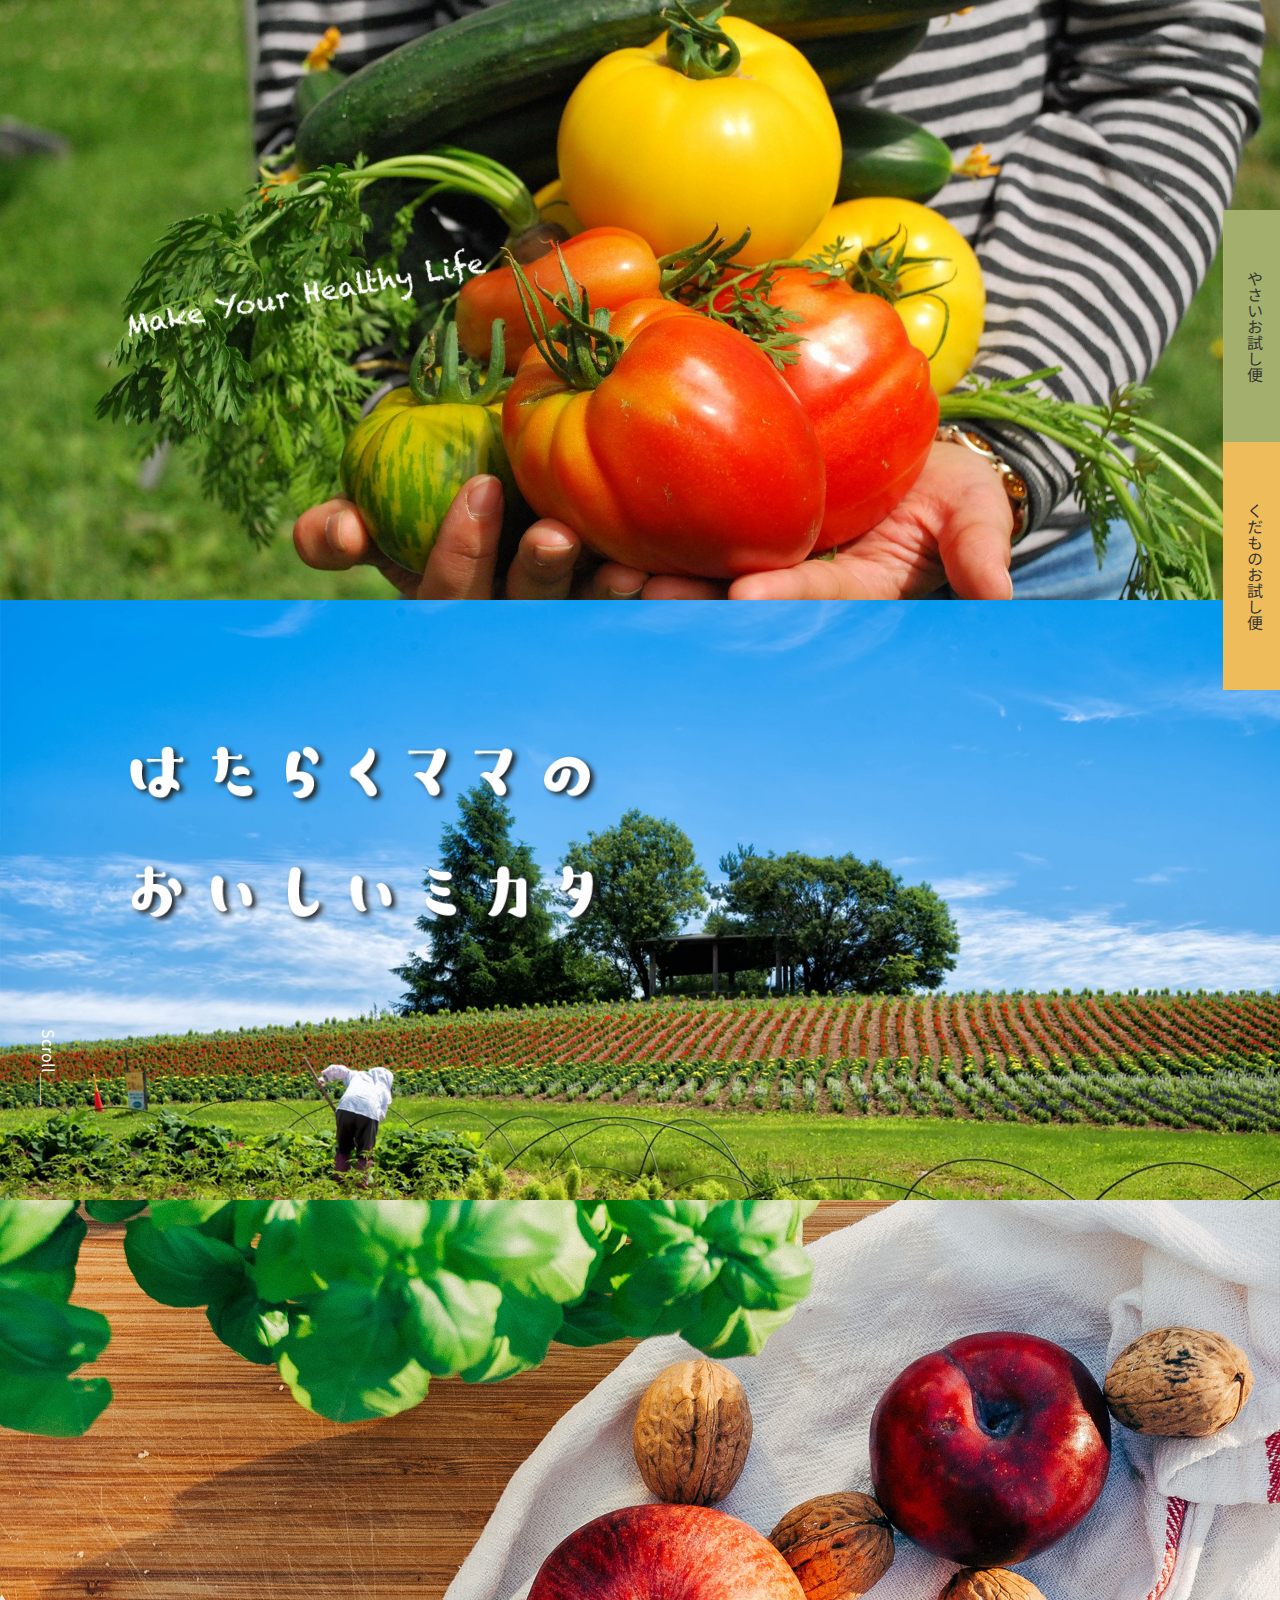
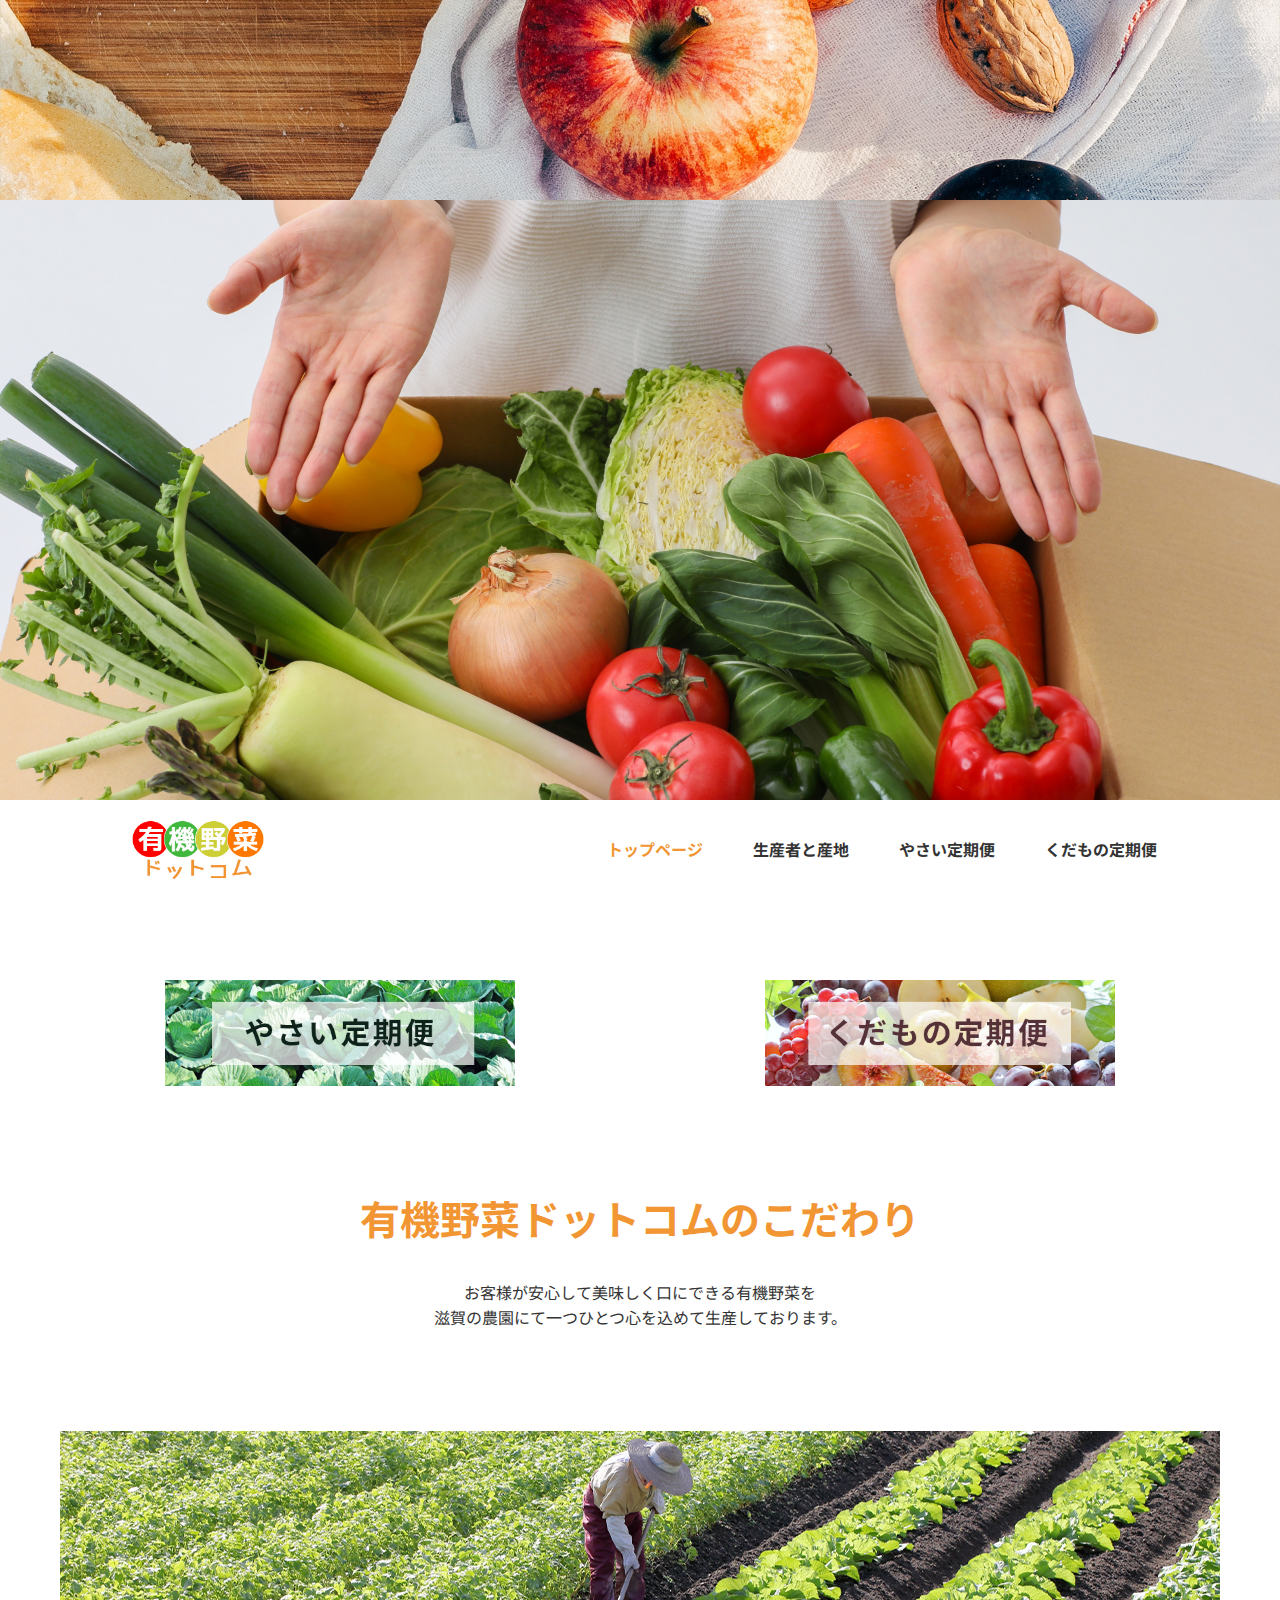
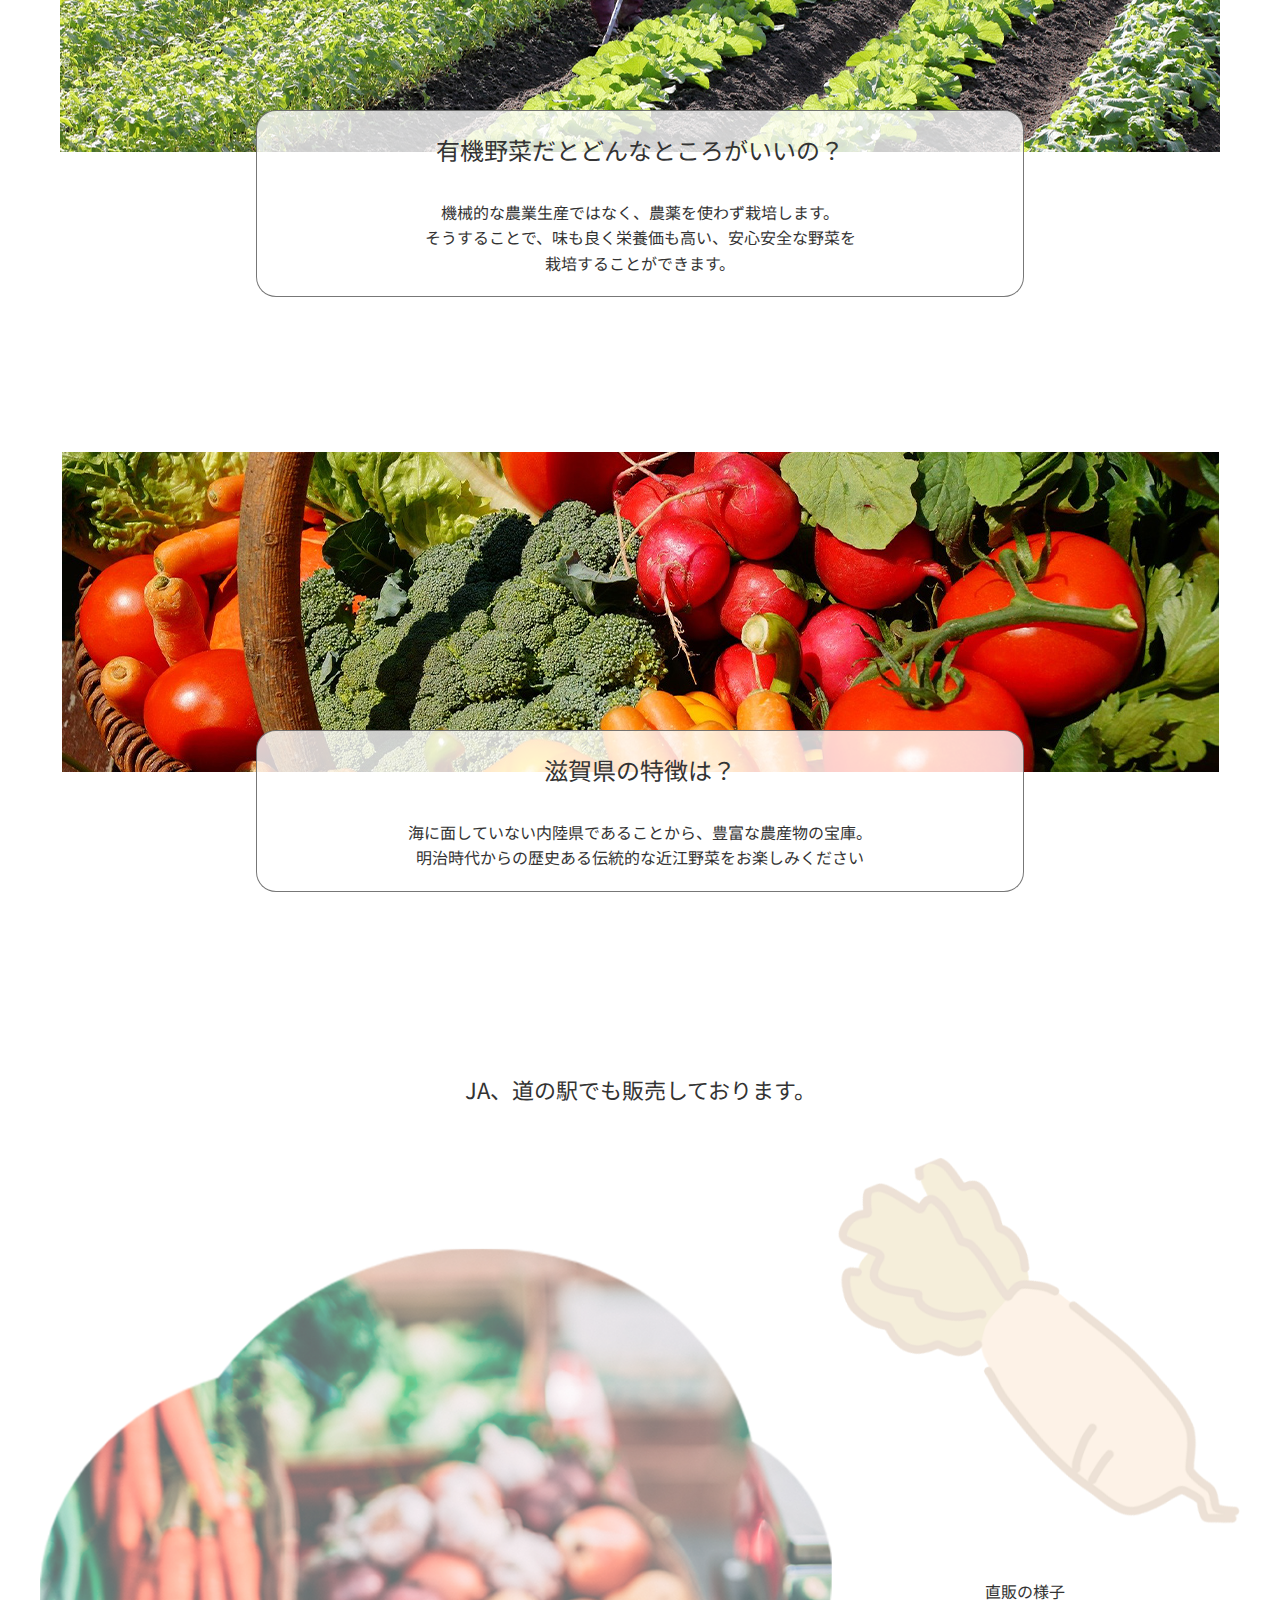
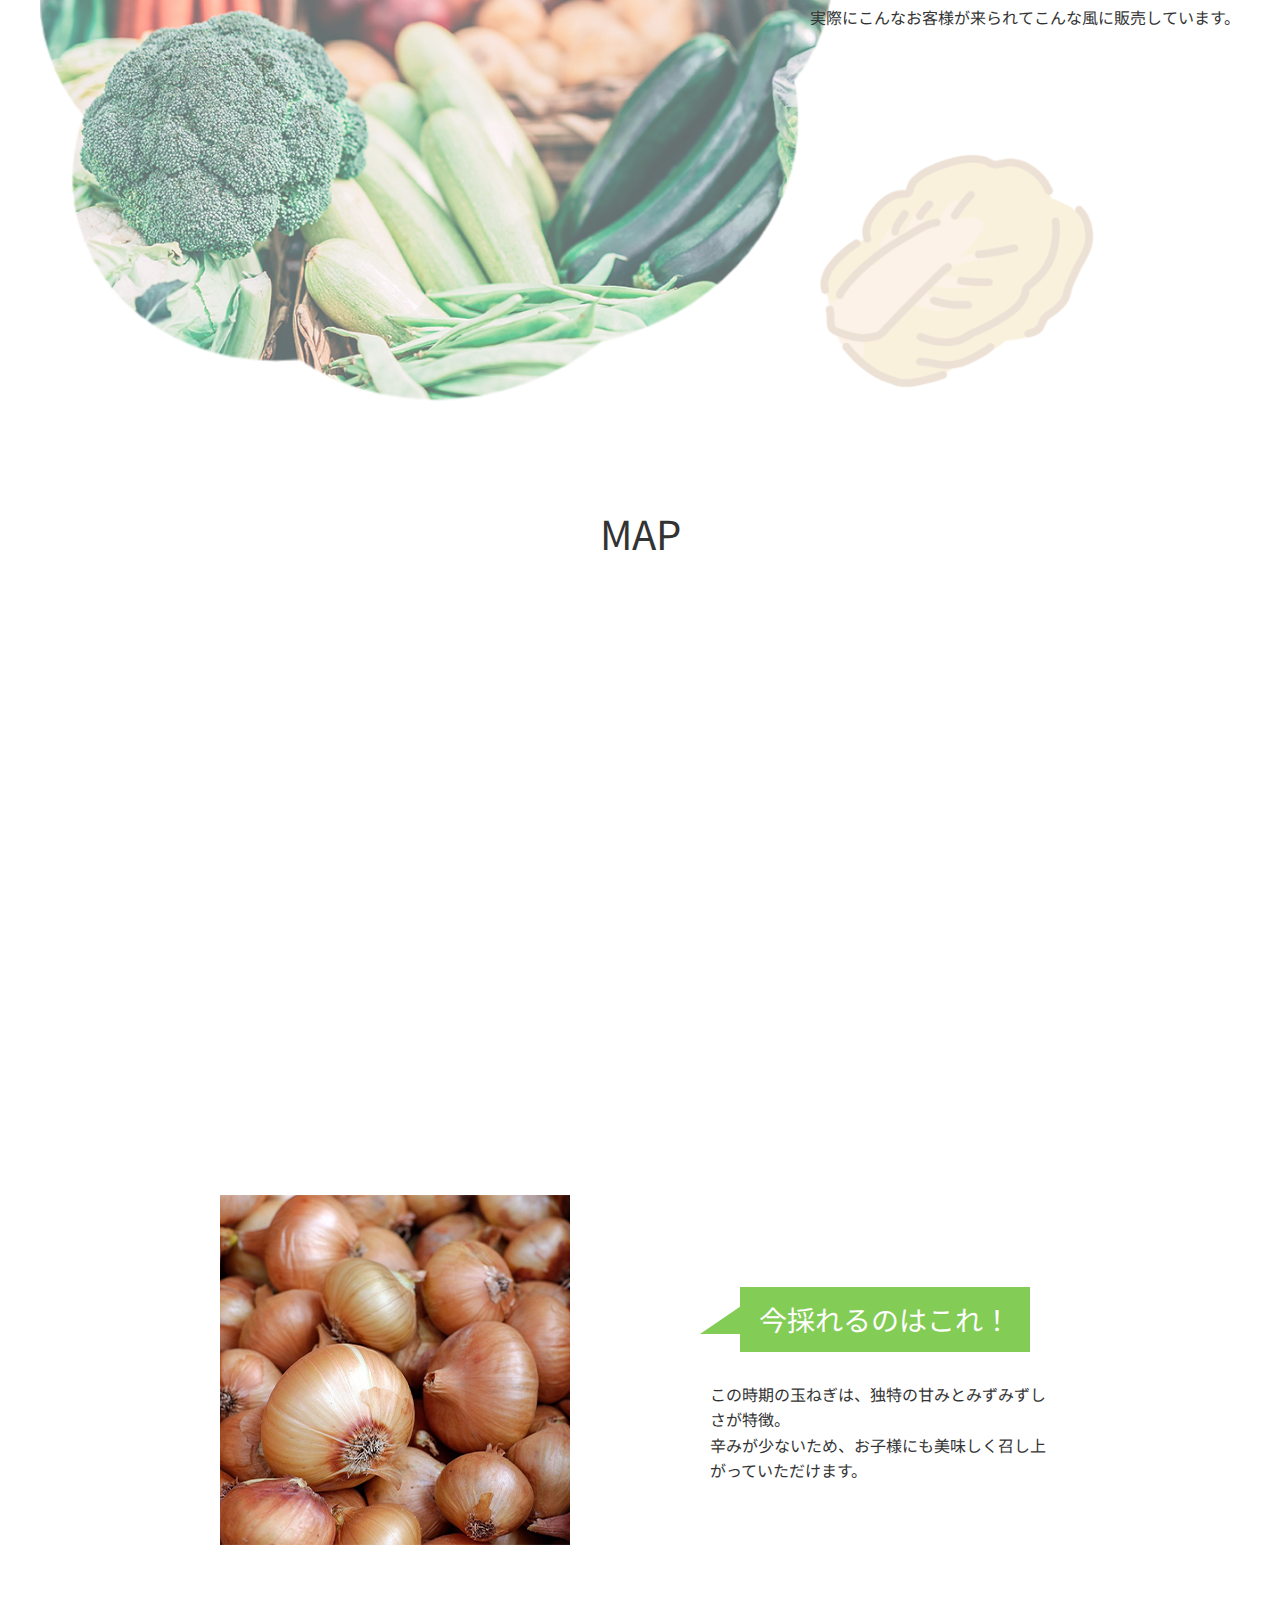
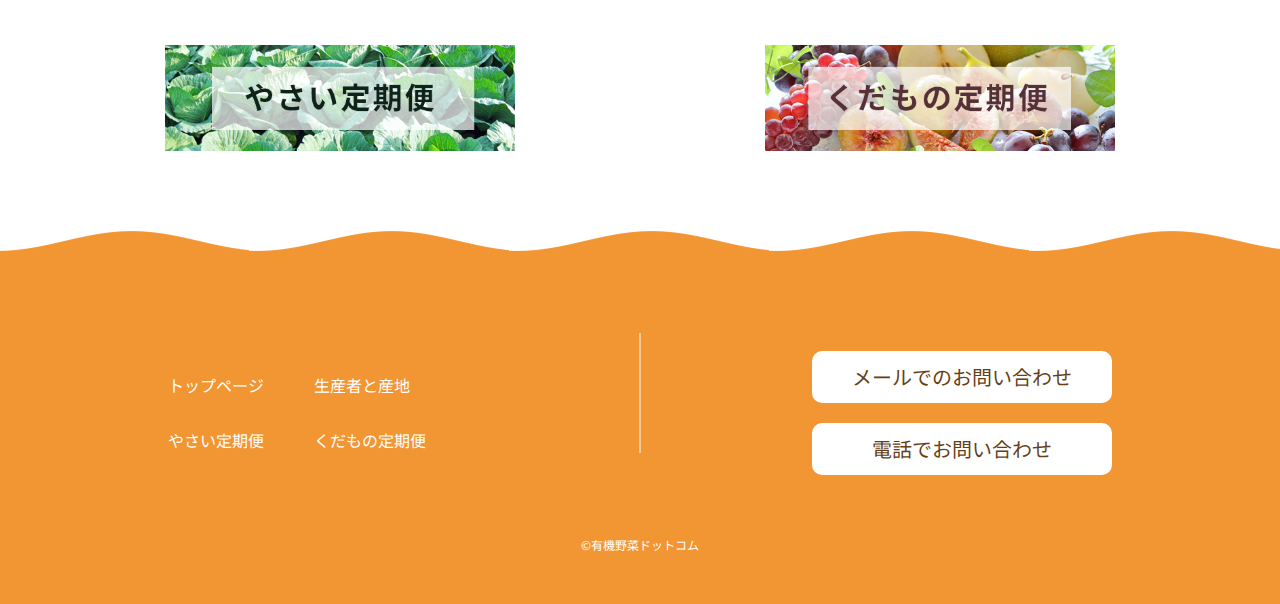
<file: index.html>
<!DOCTYPE html>
<html lang="ja">

<head>
  <meta charset="utf-8">
  <meta name="viewport" content="width=device-width,initial-scale=1">
  <meta content="IE=edge" http-equiv="X-UA-Compatible">
  <meta name="format-detection" content="telephone=no,address=no,email=no">
  <title>有機野菜ドットコム</title>
  <meta name="description" content="サイトの説明が入ります。">

  <link rel="stylesheet" href="css/reset.css">
  <link rel="stylesheet" href="css/style.css">
  <link href="css/slick-theme.css" rel="stylesheet" type="text/css">
  <link href="css/slick.css" rel="stylesheet" type="text/css">

  <!--Google Font-->
  <link href="https://fonts.googleapis.com/css?family=Noto+Sans+JP:300,400,700&display=swap" rel="stylesheet">

  <!--    jQuery-->
  <script src="https://code.jquery.com/jquery-3.4.1.min.js" integrity="sha256-CSXorXvZcTkaix6Yvo6HppcZGetbYMGWSFlBw8HfCJo=" crossorigin="anonymous"></script>
  <script type="text/javascript" src="js/slick.js"></script>
  <script src="js/script.js"></script>

</head>

<body>
<script type="text/javascript" src="https://ad.xdomain.ne.jp/js/server-html.js"></script>
  <div class="float_nav flex t_center">
    <p class="float_veg"><a href="products_vegetables.html">やさいお試し便</a></p>
    <p class="float_fru"><a href="products_fruits.html">くだものお試し便</a></p>
  </div>
  <div class="wrap">
    <header class="header">
      <div class="slider pc">
        <div><img src="image/mv1.jpg" alt="image01"></div>
        <div><img src="image/mv2.jpg" alt="image02"></div>
        <div><img src="image/mv3.jpg" alt="image03"></div>
        <div><img src="image/mv4.jpg" alt="image04"></div>
      </div>
      <div class="logo pc">
        <img src="image/en_logo.png" alt="">
      </div>
      <div class="catch pc">
        <img src="image/catch.png" alt="">
      </div>
      <nav class="header_nav inner flex">
        <p><a href="index.html"><img width="150" src="image/logo.jpg" alt=""></a></p>
        <div class="header_nav_hum">
          <span></span>
          <span></span>
          <span></span>
        </div>
        <div class="hum_menu t_center pc">
          <ul class="header_nav_menu flex">
            <li class="select_link"><a href="index.html">トップページ</a></li>
            <li><a href="about.html">生産者と産地</a></li>
            <li><a href="products_vegetables.html">やさい定期便</a></li>
            <li><a href="products_fruits.html">くだもの定期便</a></li>
          </ul>
        </div>
      </nav>
      <div class="hum_menu t_center sp">
        <ul class="header_nav_menu flex">
          <li><a href="index.html">トップページ</a></li>
          <li><a href="about.html">生産者と産地</a></li>
          <li><a href="products_vegetables.html">やさい定期便</a></li>
          <li><a href="products_fruits.html">くだもの定期便</a></li>
        </ul>
      </div>
      <div class="slider sp">
        <div><img src="image/mv1.jpg" alt="image01"></div>
        <div><img src="image/mv2.jpg" alt="image02"></div>
        <div><img src="image/mv3.jpg" alt="image03"></div>
        <div><img src="image/mv4.jpg" alt="image04"></div>
      </div>
      <div class="logo sp">
        <img src="image/en_logo.png" alt="">
      </div>
      <div class="catch sp">
        <img src="image/catch.png" alt="">
      </div>
    </header>

    <div class="cv flex inner t_center">
      <p class="vege_cv"><a href="products_vegetables.html"><img width="350" src="image/vege_cv.jpg" alt="やさい定期便"></a></p>
      <p class="fruits_cv"><a href="products_fruits.html"><img img width="350" src="image/fruit_cv.jpg" alt="くだもの定期便"></a></p>
    </div>

    <main class="main inner t_center">
      <h2>有機野菜ドットコムのこだわり</h2>
      <p class="main_text">お客様が安心して美味しく口にできる有機野菜を<br>
        滋賀の農園にて一つひとつ心を込めて生産しております。</p>
      <div class="kodawari">
        <img src="image/kodawari1.jpg" alt="">
        <div class="kodawari_text">
          <h3 class="pc">有機野菜だとどんなところがいいの？</h3>
          <h3 class="sp">有機野菜だと<br>どんなところがいいの？</h3>
          <p class="pc">機械的な農業生産ではなく、農薬を使わず栽培します。<br>
            そうすることで、味も良く栄養価も高い、安心安全な野菜を<br>
            栽培することができます。
          </p>
          <p class="sp">機械的な農業生産ではなく、農薬を使わず栽培します。そうすることで、味も良く栄養価も高い、安心安全な野菜を栽培することができます。
          </p>
        </div>
      </div>
      <div class="kodawari">
        <img src="image/kodawari2.jpg" alt="">
        <div class="kodawari_text">
          <h3>滋賀県の特徴は？</h3>
          <p>海に面していない内陸県であることから、豊富な農産物の宝庫。<br>
            明治時代からの歴史ある伝統的な近江野菜をお楽しみください</p>
        </div>
      </div>
    </main>

    <section class="michinoeki inner t_center">
      <h2>JA、道の駅でも販売しております。</h2>
      <div class="michinoeki_cts">
        <img src="image/michinoekiback.png" alt="">
        <div class="michinoeki_text">
          <p>直販の様子</p>
          <p class="pc">実際にこんなお客様が来られてこんな風に販売しています。</p>
          <p class="sp">実際にこんなお客様が来られて<br>こんな風に販売しています。</p>
        </div>
      </div>
    </section>

    <section class="map t_center">
      <h2>MAP</h2>
      <iframe src="https://www.google.com/maps/embed?pb=!1m18!1m12!1m3!1d417941.6477367832!2d135.6529733331779!3d35.077506841279835!2m3!1f0!2f0!3f0!3m2!1i1024!2i768!4f13.1!3m3!1m2!1s0x600174ece1b10c2d%3A0x8bccbbd569908646!2z5ruL6LOA55yM5aSn5rSl5biC!5e0!3m2!1sja!2sjp!4v1581749894413!5m2!1sja!2sjp" width="100%" height="450" frameborder="0" style="border:0;" allowfullscreen=""></iframe>
    </section>

    <section class="recommend flex">
      <p class="pc"><img src="image/osusume.jpg" alt=""></p>
      <div class="recommend_box">
        <p class="hukidashi t_center">今採れるのはこれ！</p>
        <p class="sp"><img src="image/osusume.jpg" alt=""></p>
        <p class="recommend_text">この時期の玉ねぎは、独特の甘みとみずみずしさが特徴。<br>
          辛みが少ないため、お子様にも美味しく召し上がっていただけます。</p>
      </div>
    </section>

    <div class="cv flex inner t_center">
      <p class="vege_cv"><a href="products_vegetables.html"><img width="350" src="image/vege_cv.jpg" alt="やさい定期便"></a></p>
      <p class="fruits_cv"><a href="products_fruits.html"><img img width="350" src="image/fruit_cv.jpg" alt="くだもの定期便"></a></p>
    </div>

    <footer class="footer">
      <div class="footer_box flex">
        <nav class="footer_left flex">
          <ul class="footer_nav_menu">
            <li><a href="index.html">トップページ</a></li>
            <li><a href="products_vegetables.html">やさい定期便</a></li>
          </ul>
          <ul class="footer_nav_menu">
            <li><a href="about.html">生産者と産地</a></li>
            <li><a href="products_fruits.html">くだもの定期便</a></li>
          </ul>
        </nav>
        <div class="footer_right">
          <p class="footer_btn t_center"><a href="mailto:xxx@xxxxxxxxxx.xxx">メールでのお問い合わせ</a></p>
          <p class="footer_btn t_center"><a href="tel:+81-120-000-000">電話でお問い合わせ</a></p>
        </div>
      </div>
      <p class="copy t_center"><small>&copy;有機野菜ドットコム</small></p>
    </footer>
  </div>

</body></html>
</file>
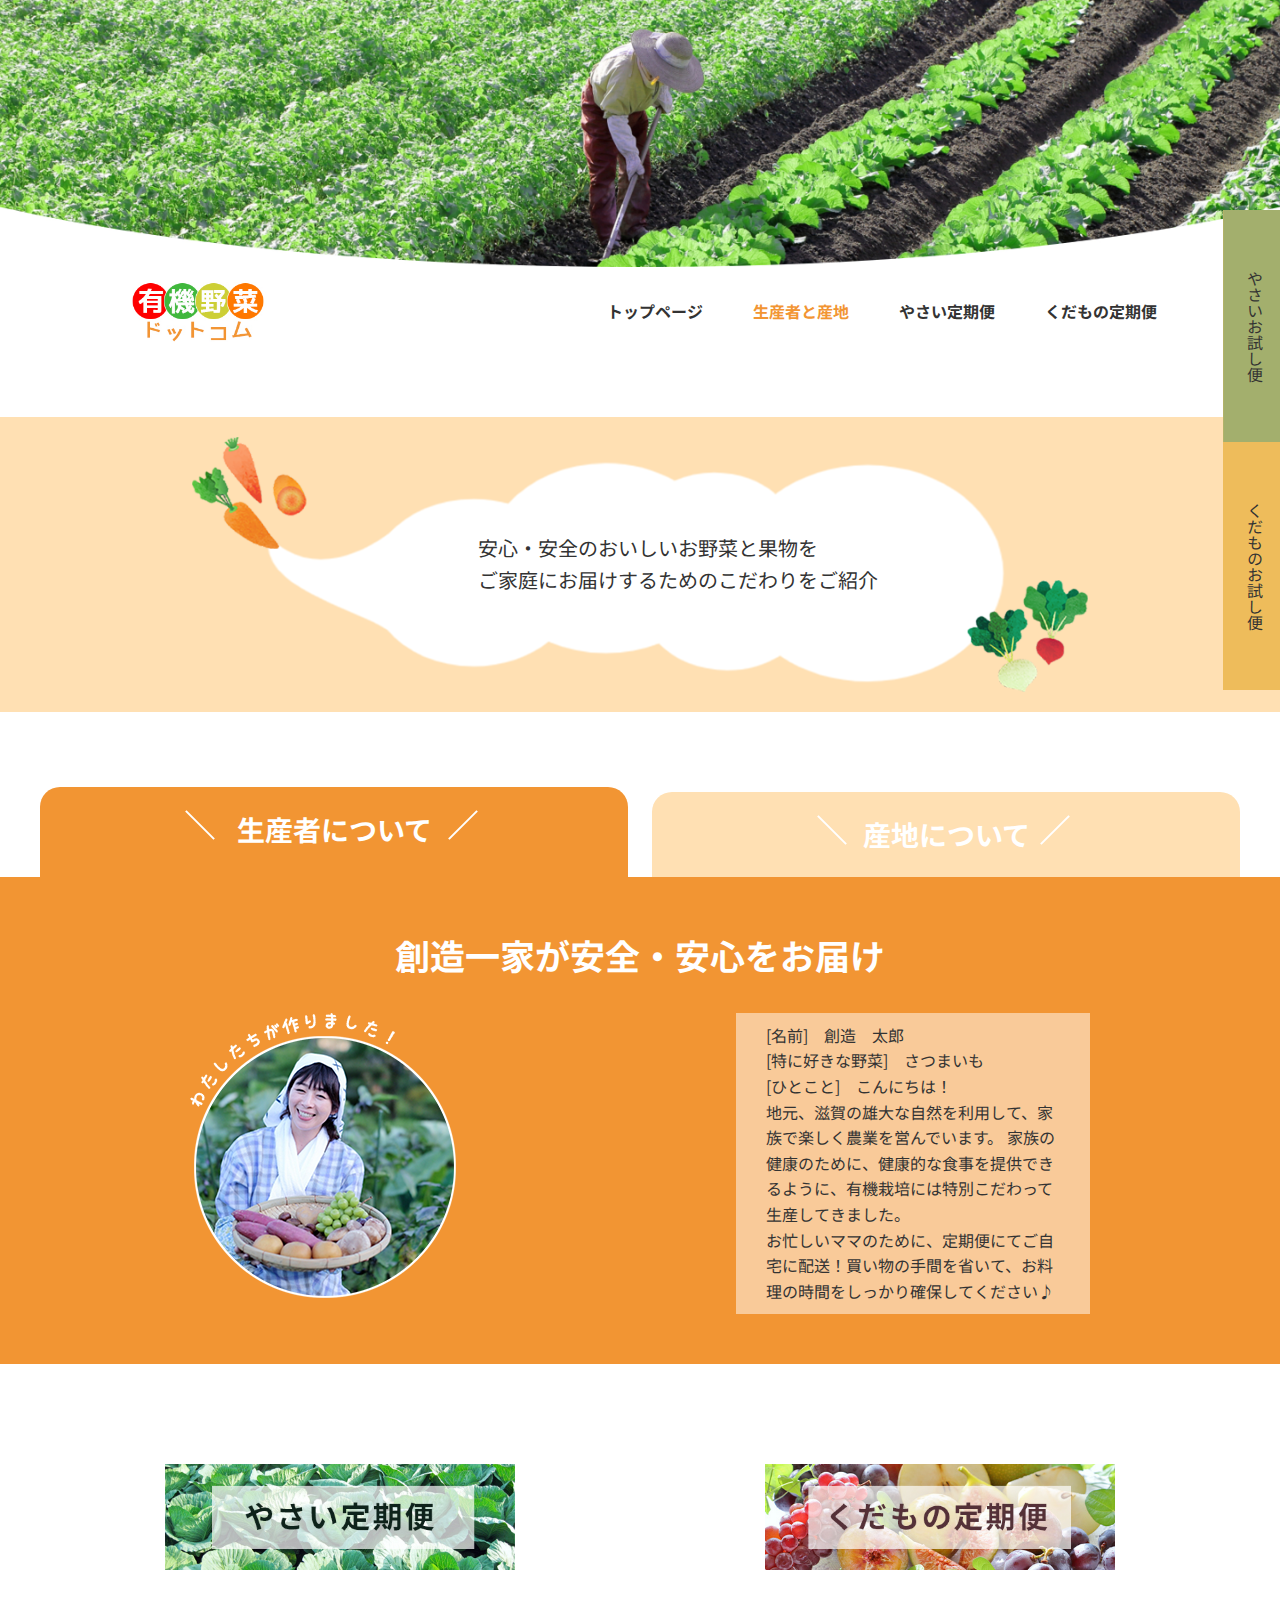
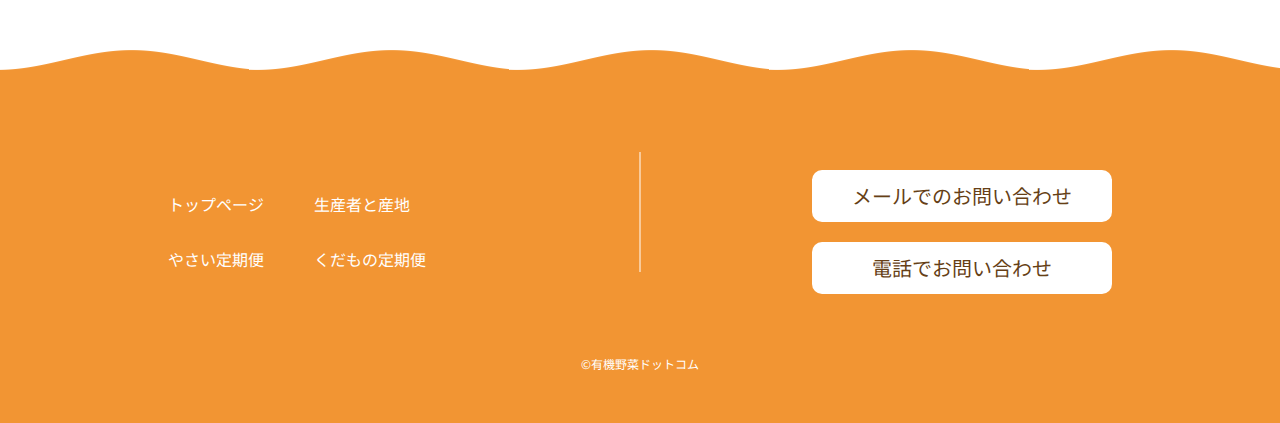
<file: about.html>
<!DOCTYPE html>
<html lang="ja">

<head>
  <meta charset="utf-8">
  <meta name="viewport" content="width=device-width,initial-scale=1">
  <meta content="IE=edge" http-equiv="X-UA-Compatible">
  <meta name="format-detection" content="telephone=no,address=no,email=no">
  <title>有機野菜ドットコム</title>
  <meta name="description" content="サイトの説明が入ります。">

  <link rel="stylesheet" href="css/reset.css">
  <link rel="stylesheet" href="css/about_style.css">

  <!--Google Font-->
  <link href="https://fonts.googleapis.com/css?family=Noto+Sans+JP:300,400,700&display=swap" rel="stylesheet">

  <!--    jQuery-->
  <script src="https://code.jquery.com/jquery-3.4.1.min.js" integrity="sha256-CSXorXvZcTkaix6Yvo6HppcZGetbYMGWSFlBw8HfCJo=" crossorigin="anonymous"></script>
  <script src="js/about_script.js"></script>
</head>

<body>
<script type="text/javascript" src="https://ad.xdomain.ne.jp/js/server-html.js"></script>
  <div class="float_nav flex t_center">
    <p class="float_veg"><a href="products_vegetables.html">やさいお試し便</a></p>
    <p class="float_fru"><a href="products_fruits.html">くだものお試し便</a></p>
  </div>
  <div class="wrap">
    <header class="header">
      <nav class="header_nav inner flex">
        <p><a href="index.html"><img width="150" src="image/logo.jpg" alt=""></a></p>
        <div class="header_nav_hum">
          <span></span>
          <span></span>
          <span></span>
        </div>
        <div class="hum_menu t_center pc">
          <ul class="header_nav_menu flex">
            <li><a href="index.html">トップページ</a></li>
            <li class="select_link"><a href="about.html">生産者と産地</a></li>
            <li><a href="products_vegetables.html">やさい定期便</a></li>
            <li><a href="products_fruits.html">くだもの定期便</a></li>
          </ul>
        </div>
      </nav>
      <div class="hum_menu t_center sp">
        <ul class="header_nav_menu flex">
          <li><a href="index.html">トップページ</a></li>
          <li><a href="about.html">生産者と産地</a></li>
          <li><a href="products_vegetables.html">やさい定期便</a></li>
          <li><a href="products_fruits.html">くだもの定期便</a></li>
        </ul>
      </div>
    </header>

    <main class="main">
      <div class="main_title_img">
        <img src="image/yasai_catch_bg.png" alt="">
      </div>
      <p>安心・安全のおいしいお野菜と果物を<br class="sp_br">
        ご家庭にお届けするためのこだわりをご紹介
      </p>
    </main>

    <section class="section">
      <ul class="tab_list flex inner">
        <li class="tab_list_about open">
          <p>生産者について</p>
        </li>
        <li class="tab_list_area down">
          <p>産地について</p>
        </li>
      </ul>

      <div class="section_content">
        <div class="section_profile select">
          <h2 class="pc">創造一家が安全・安心をお届け</h2>
          <h2 class="sp">創造一家が<br>安全・安心をお届け</h2>
          <div class="section_content_profile flex inner">
            <div class="section_profileimg">
              <img src="image/sp_about_person.png" alt="">
            </div>
            <p>[名前]　創造　太郎<br>
              [特に好きな野菜]　さつまいも<br>
              [ひとこと]　こんにちは！<br>
              地元、滋賀の雄大な自然を利用して、家族で楽しく農業を営んでいます。
              家族の健康のために、健康的な食事を提供できるように、有機栽培には特別こだわって生産してきました。<br>
              お忙しいママのために、定期便にてご自宅に配送！買い物の手間を省いて、お料理の時間をしっかり確保してください♪</p>
          </div>
        </div>

        <div class="section_shiga hide">
          <h2 class="pc">琵琶湖の恩恵を受けた滋賀県で栽培</h2>
          <h2 class="sp">琵琶湖の恩恵を<br>受けた滋賀県で栽培</h2>
          <div class="section_content_shiga flex inner">
            <div class="section_shigaimg">
              <img src="image/about_shiga.png" alt="">
            </div>
            <p>滋賀県は日本一の湖「琵琶湖」と、多くの山々に囲まれた自然豊かな地域です。<br>
              自然災害も少なく、安定して農作物を育てることができるので、非常に農業に適した環境であると言われています。<br>
              有機野菜ドットコムでは、その自然豊かな滋賀県で長年培ったノウハウを生かした家族農業を営んでいます。<br>
              ご家庭に安全・安心のお野菜・果物を定期便にてお届けします！</p>

          </div>
        </div>
      </div>

    </section>

    <div class="cv flex inner">
      <p class="vege_cv"><a href="products_vegetables.html"><img width="350" src="image/vege_cv.jpg" alt="やさい定期便"></a></p>
      <p class="fruits_cv"><a href="products_fruits.html"><img img width="350" src="image/fruit_cv.jpg" alt="くだもの定期便"></a></p>
    </div>

    <footer class="footer">
      <div class="footer_box flex">
        <nav class="footer_left flex">
          <ul class="footer_nav_menu">
            <li><a href="index.html">トップページ</a></li>
            <li><a href="products_vegetables.html">やさい定期便</a></li>
          </ul>
          <ul class="footer_nav_menu">
            <li><a href="about.html">生産者と産地</a></li>
            <li><a href="products_fruits.html">くだもの定期便</a></li>
          </ul>
        </nav>
        <div class="footer_right">
          <p class="footer_btn"><a href="mailto:xxx@xxxxxxxxxx.xxx">メールでのお問い合わせ</a></p>
          <p class="footer_btn"><a href="tel:+81-120-000-000">電話でお問い合わせ</a></p>
        </div>
      </div>
      <p class="copy"><small>&copy;有機野菜ドットコム</small></p>
    </footer>
  </div>
</body>

</html>
</file>
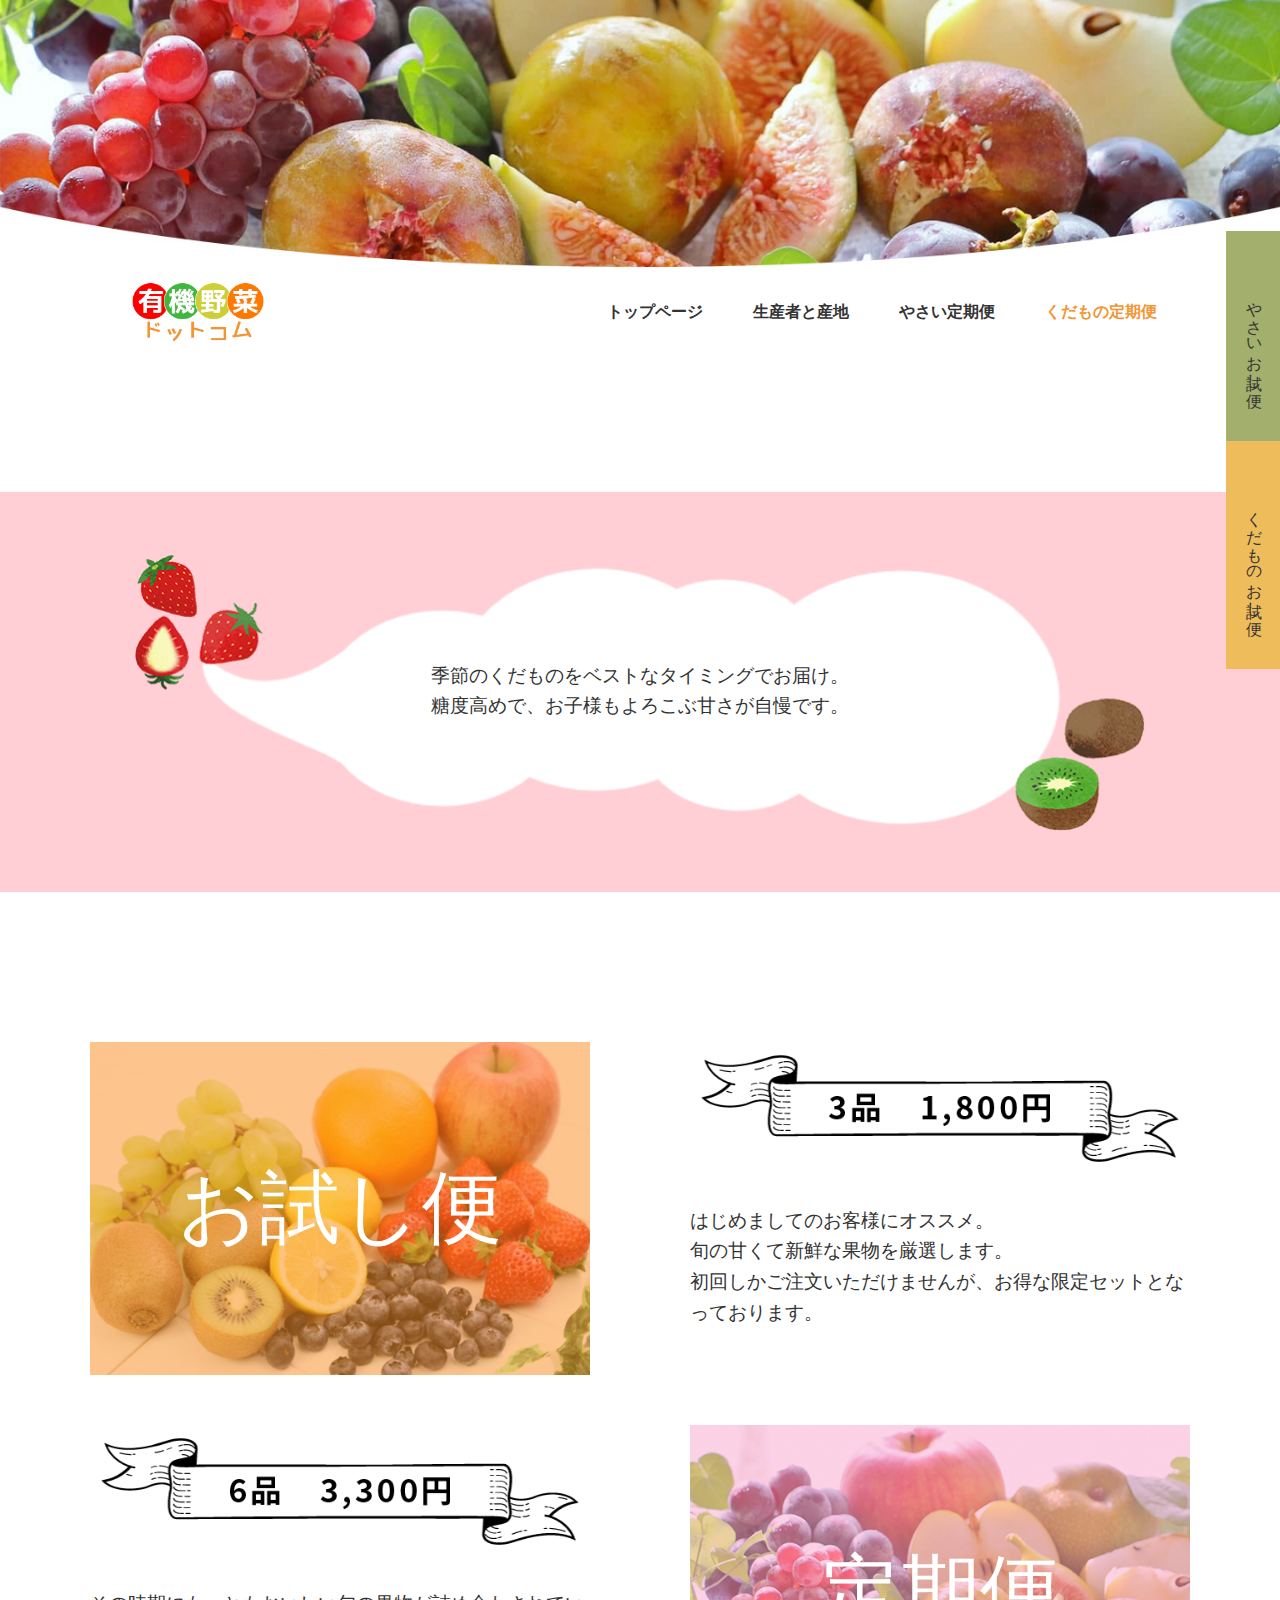
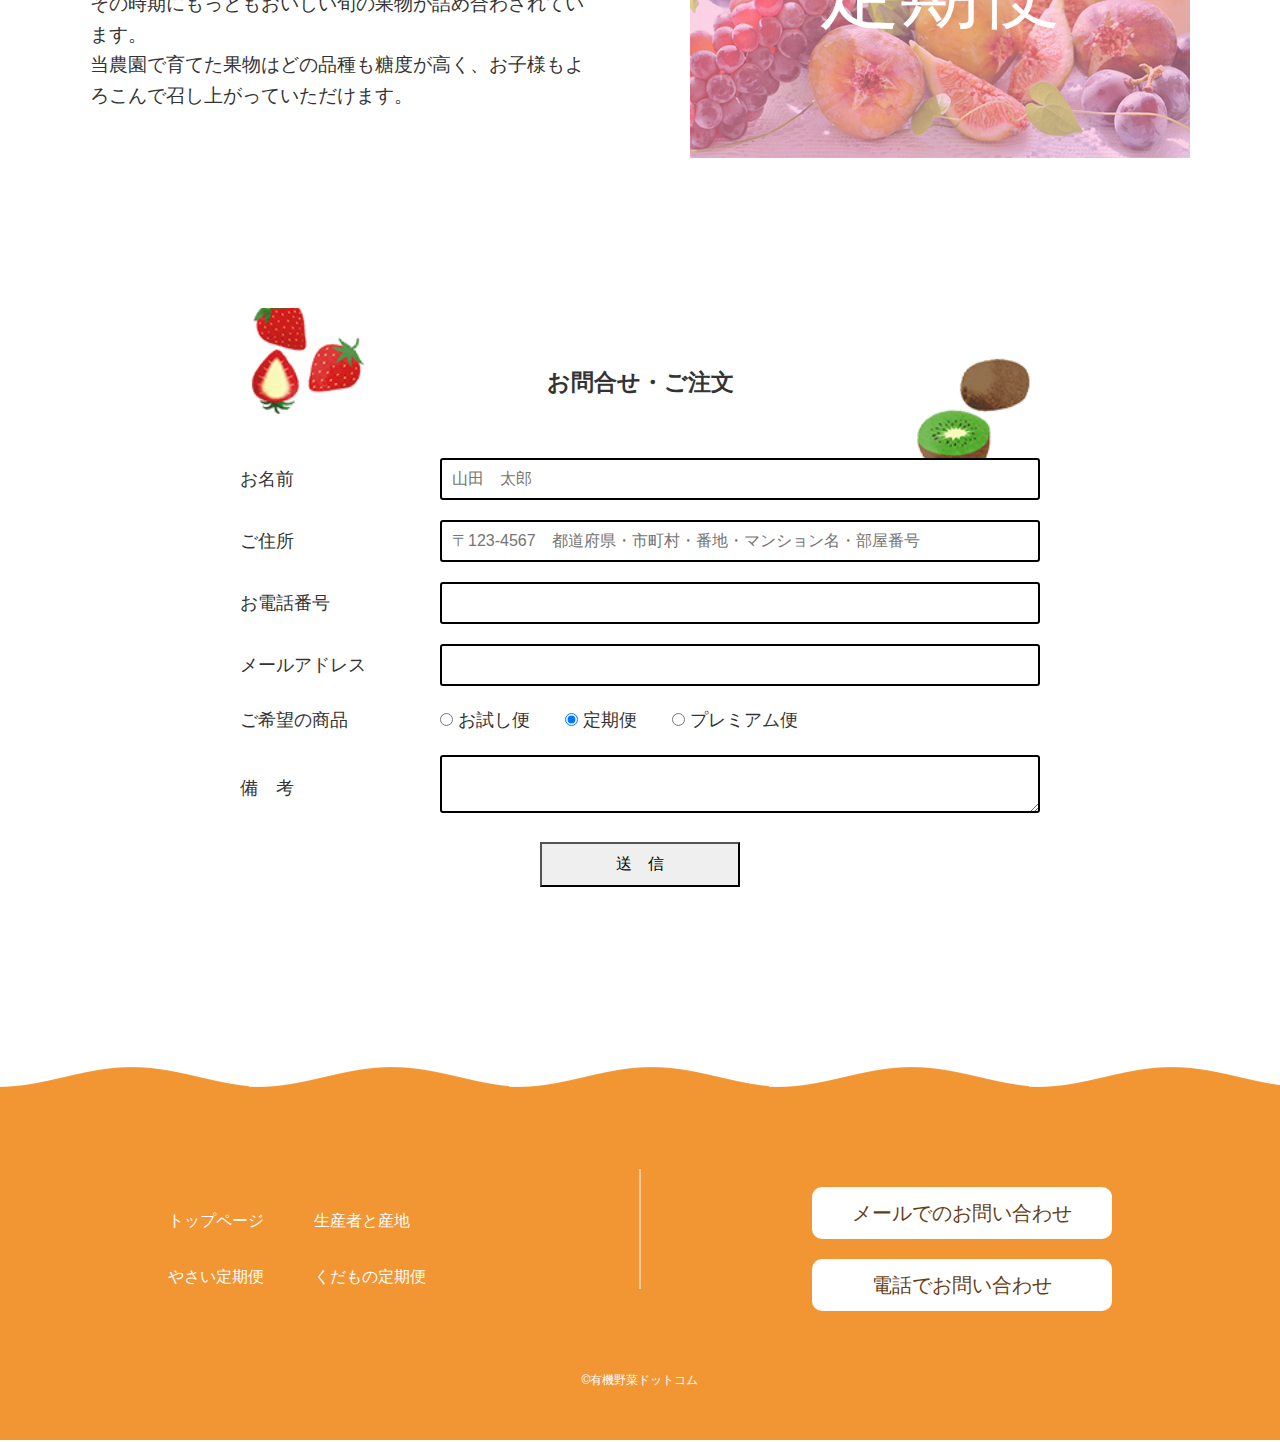
<file: products_fruits.html>
<!DOCTYPE html>
<html lang="ja">

<head>
  <meta charset="utf-8">
  <meta name="viewport" content="width=device-width,initial-scale=1">
  <meta content="IE=edge" http-equiv="X-UA-Compatible">
  <meta name="format-detection" content="telephone=no,address=no,email=no">
  <title>有機野菜ドットコム｜くだもの定期便</title>
  <meta name="description" content="サイトの説明が入ります。">
  <link rel="stylesheet" href="css/reset.css">
  <link rel="stylesheet" href="css/fruits_style.css">

  <!--Font Awesome 5-->
  <link rel="stylesheet" href="https://use.fontawesome.com/releases/v5.6.3/css/all.css">
  <!--    jQuery-->
  <script src="https://code.jquery.com/jquery-3.4.1.min.js" integrity="sha256-CSXorXvZcTkaix6Yvo6HppcZGetbYMGWSFlBw8HfCJo=" crossorigin="anonymous"></script>
  <script src="js/script.js"></script>
</head>

<body>
<script type="text/javascript" src="https://ad.xdomain.ne.jp/js/server-html.js"></script>
  <div class="float_nav flex t_center">
    <p class="float_veg"><a href="products_vegetables.html">やさいお試し便</a></p>
    <p class="float_fru"><a href="products_fruits.html">くだものお試し便</a></p>
  </div>

  <div class="wrap">
    <header class="header">
      <nav class="header_nav inner flex">
        <p><a href="index.html"><img width="150" src="image/logo.jpg" alt=""></a></p>
        <div class="header_nav_hum">
          <span></span>
          <span></span>
          <span></span>
        </div>
        <div class="hum_menu t_center pc">
          <ul class="header_nav_menu flex">
            <li><a href="index.html">トップページ</a></li>
            <li><a href="about.html">生産者と産地</a></li>
            <li><a href="products_vegetables.html">やさい定期便</a></li>
            <li class="select_link"><a href="products_fruits.html">くだもの定期便</a></li>
          </ul>
        </div>
      </nav>
      <div class="hum_menu t_center sp">
        <ul class="header_nav_menu flex">
          <li><a href="index.html">トップページ</a></li>
          <li><a href="about.html">生産者と産地</a></li>
          <li><a href="products_vegetables.html">やさい定期便</a></li>
          <li><a href="products_fruits.html">くだもの定期便</a></li>
        </ul>
      </div>
    </header>

    <section class="catch sec">
      <div class="catch_text">季節のくだものをベストなタイミングでお届け。<br>
        糖度高めで、お子様もよろこぶ甘さが自慢です。</div>
    </section>

    <section class="products inner sec">
      <div class="prdcts_cont">
        <div class="prdcts_img">
          <p>お試し便</p>
          <img src="image/card_fruits_otameshi.png" alt="お試し便">
        </div>
        <div class="prdcts_text"><img src="image/fruits_otameshi.png" alt="お試し便"><br>
          <br>
          はじめましてのお客様にオススメ。<br>
          旬の甘くて新鮮な果物を厳選します。<br>
          初回しかご注文いただけませんが、お得な限定セットとなっております。</div>
      </div>

      <div class="prdcts_cont reverse">
        <div class="prdcts_img order1">
          <p>定期便</p>
          <img src="image/card_fruits_teiki.png" alt="定期便">
        </div>
        <div class="prdcts_text order2"><img src="image/fruits_teiki.png" alt="定期便"><br>
          <br>
          その時期にもっともおいしい旬の果物が詰め合わされています。<br>
          当農園で育てた果物はどの品種も糖度が高く、お子様もよろこんで召し上がっていただけます。</div>
      </div>

    </section>

    <section class="form inner sec">
      <div class="form_ttl inner">
        <div class="form_ttl_text">お問合せ・ご注文</div>
      </div>

      <form action="" method="post" class="form inner">
        <dl>
          <dt><label for="onamae">お名前</label></dt>
          <dd>
            <input type="text" id="onamae" placeholder="山田　太郎" name="" お名前>
          </dd>
        </dl>
        <dl>
          <dt>ご住所</dt>
          <dd>
            <input type="text" name="ご住所" placeholder="〒123-4567　都道府県・市町村・番地・マンション名・部屋番号" required>
          </dd>
        </dl>
        <dl>
          <dt>お電話番号</dt>
          <dd>
            <input type="text" name="電話番号" required>
          </dd>
        </dl>
        <dl>
          <dt>メールアドレス</dt>
          <dd>
            <input type="email" name="メールアドレス" required>
          </dd>
        </dl>
        <dl>
          <dt>ご希望の商品</dt>
          <dd>
            <label class="block"><input type="radio" name="項目" value="お試し便">お試し便</label>
            <label class="block"><input type="radio" name="項目" value="定期便" checked>定期便</label>
            <label class="block"><input type="radio" name="項目" value="プレミアム便">プレミアム便</label>
          </dd>
        </dl>
        <dl>
          <dt>備　考</dt>
          <dd>
            <textarea></textarea>
          </dd>
        </dl>
        <input type="submit" value="送　信">
      </form>
    </section>

    <footer class="footer">
      <div class="footer_box flex">
        <nav class="footer_left flex">
          <ul class="footer_nav_menu">
            <li><a href="">トップページ</a></li>
            <li><a href="">やさい定期便</a></li>
          </ul>
          <ul class="footer_nav_menu">
            <li><a href="">生産者と産地</a></li>
            <li><a href="">くだもの定期便</a></li>
          </ul>
        </nav>
        <div class="footer_right">
          <p class="footer_btn"><a href="mailto:xxx@xxxxxxxxxx.xxx">メールでのお問い合わせ</a></p>
          <p class="footer_btn"><a href="tel:+81-120-000-000">電話でお問い合わせ</a></p>
        </div>
      </div>
      <p class="copy"><small>&copy;有機野菜ドットコム</small></p>
    </footer>
  </div>

</body>

</html>
</file>
<file: css/style.css>
@charset "utf-8";

*,
*::before,
*::after {
  box-sizing: border-box;
}

input,
button,
textarea,
select {
  -webkit-appearance: none;
  -moz-appearance: none;
  appearance: none;
}

/* 基本設定
****************************************/
html {
  font-size: 62.5%;
  height: 100%;
}

body {
  font-size: 16px;
  line-height: 1.6;
  color: #333;
  font-family: "源ノ角ゴシック Regular", "源ノ角ゴシック", "Noto Sans JP", "ヒラギノ角ゴ ProN", "Hiragino Kaku Gothic ProN", "メイリオ", Meiryo, "ＭＳ Ｐゴシック", "MS PGothic", sans-serif;
  -webkit-text-size-adjust: 100%;
  text-size-adjust: 100%;
  height: 100%;
}

img {
  max-width: 100%;
  height: auto;
  vertical-align: middle;
}

iframe {
  vertical-align: middle;
}

/* CLEAR-FIX */
.clearfix {
  zoom: 1;
}

.clearfix:after {
  clear: both;
  content: ".";
  display: block;
  height: 0;
  line-height: 0;
  visibility: hidden;
}

a {
  text-decoration: none;
  color: #333;
  transition: 0.3s;
}

a:hover {
  opacity: 0.8;
}

.pc {
  display: block;
}

.sp {
  display: none;
}

.flex {
  display: flex;
}

.inner {
  max-width: 1200px;
  width: 100%;
  margin: 0 auto;
}

.t_center {
  text-align: center;
}

.select_link a {
  color: #f29533;
}

/*ヘッダー
-----------------------------*/

.wrap {
  overflow: hidden;
}

.header {
  position: relative;
  background-size: contain;
  background-repeat: no-repeat;
  background-position: top;
}

.logo,
.catch {
  position: absolute;
  left: 10vw;
}

.logo {
  top: 10%;
  width: 28vw;
}

.catch {
  top: 30%;
  width: 37vw;
}

.catch::before {
  content: "Scroll＿＿";
  position: absolute;
  color: #fff;
  font-size: 16px;
  top: 170%;
  left: -25%;
  transform: rotate(90deg);
}

.slider img {
  height: auto;
  width: 100%;
  max-width: 100vw;
}

.header_nav {
  padding-top: 20px;
  justify-content: space-around;
  align-items: center;
}

.header_nav_menu {
  justify-content: flex-end;
  font-weight: bold;
}

.header_nav_menu li + li {
  margin-left: 50px;
}

.header_nav_menu a:hover {
  color: #ffaa4d;
}

/*フローティング
-----------------------------*/

.float_nav {
  position: fixed;
  top: 50%;
  right: 0;
  transform: translate(-50%, -50%);
  writing-mode: vertical-lr;
  z-index: 19;
}

.float_veg a {
  background: #a3af6d;
}

.float_fru a {
  background: #eebc5b;
}

.float_veg a,
.float_fru a {
  padding: 60px 20px;
  white-space: nowrap;
}

/*CV
-----------------------------*/

.cv {
  justify-content: space-around;
  margin: 100px auto;
}

/*メイン
-----------------------------*/

.main h2 {
  font-size: 40px;
  font-weight: bold;
  color: #f29533;
  margin-bottom: 30px;
}

.kodawari {
  position: relative;
  margin: 100px auto 300px;
}

.kodawari h3 {
  font-size: 24px;
  margin-bottom: 30px;
}

.kodawari_text {
  position: absolute;
  top: 87%;
  left: 50%;
  width: 60vw;
  padding: 20px 0;
  transform: translateX(-50%);
  background: rgba(255, 255, 255, 0.8);
  border-radius: 20px;
  border: solid 1px rgba(85, 85, 85, 0.8);
}

/*みちのえき
-----------------------------*/

.michinoeki h2 {
  font-size: 22px;
}

.michinoeki_cts {
  position: relative;
  margin-top: 50px;
}

.michinoeki_text {
  position: absolute;
  top: 50%;
  right: 0;
}

/*地図
-----------------------------*/

.map {
  margin-top: 100px;
}

.map h2 {
  font-size: 40px;
  margin: 30px 0;
}

/*おすすめ野菜
-----------------------------*/

.recommend {
  width: 98%;
  max-width: 980px;
  margin: 150px auto 100px;
  justify-content: space-around;
  align-items: center;
}

.recommend_box {
  width: 350px;
}

.hukidashi {
  position: relative;
  background: #83cc56;
  color: #fff;
  font-size: 28px;
  padding: 10px;
  margin: 30px;
}

.hukidashi::before {
  content: "";
  position: absolute;
  top: 50%;
  left: -40px;
  transform: translateY(-50%);
  border-left: 22px solid transparent;
  border-right: 22px solid #83cc56;
  border-top: 15px solid transparent;
  border-bottom: 15px solid #83cc56;
  z-index: 2;
}

.recommend_text {
  text-align: left;
}

/*フッター
-----------------------------*/

.footer {
  position: relative;
  margin: 50px 0 0;
  background: #f29533;
  color: #fff;
}

.footer::before {
  content: "";
  position: absolute;
  top: -20px;
  left: 0;
  width: 100%;
  height: 5vw;
  background-image: url(../image/footer_back.png);
  background-position: top;
  background-repeat: repeat-x;
  /*    background-size: 20%;*/
  z-index: 0;
}

.footer_box {
  position: relative;
  z-index: 1;
  padding: 100px 0 60px;
  justify-content: space-around;
  align-items: center;
}

.footer_box::before {
  content: "";
  position: absolute;
  top: 50%;
  left: 50%;
  transform: translate(-50%, -50%);
  background: #fff;
  width: 1px;
  height: 120px;
}

.footer_nav_menu a {
  display: block;
  color: #fff;
}

.footer_nav_menu li + li {
  margin: 30px 50px 0 0;
}

.footer_btn {
  width: 300px;
  font-size: 20px;
}

.footer_right p:first-child {
  margin-bottom: 20px;
}

.footer_btn a {
  display: block;
  color: #663f16;
  background: #fff;
  padding: 10px 0;
  border-radius: 10px;
}

.copy {
  font-size: 12px;
  padding-bottom: 50px;
}

/*レスポンシブ*/

@media screen and (max-width: 828px) {

  .pc {
    display: none;
  }

  .sp {
    display: block;
  }

  /*    header レスポンシブ
    -----------------------------*/

  .slider img {
    height: 320px;
    width: 100%;
    max-width: 100vw;
    object-fit: cover;
  }

  .header_nav {
    padding: 10px 20px;
    position: fixed;
    top: 0;
    left: 0;
    justify-content: space-between;
    z-index: 9;
    background: #fff;
  }

  .header_nav_hum {
    position: relative;
    width: 40px;
    height: 28px;
  }

  .header_nav_hum span {
    position: absolute;
    display: block;
    background: #f29533;
    width: 40px;
    height: 4px;
    left: 0;
    transition: 0.3s;
  }

  .header_nav_hum span:nth-child(1) {
    top: 0;
  }

  .header_nav_hum.active span:nth-of-type(1) {
    transform: translateY(12px) rotate(-45deg);
  }

  .header_nav_hum span:nth-of-type(2) {
    top: 12px;
  }

  .header_nav_hum.active span:nth-of-type(2) {
    opacity: 0;
  }

  .header_nav_hum span:nth-of-type(3) {
    bottom: 0;
  }

  .header_nav_hum.active span:nth-of-type(3) {
    transform: translateY(-12px) rotate(45deg);
  }

  .hum_menu {
    position: fixed;
    top: 80px;
    right: -100vw;
    width: 100%;
    height: 100vh;
    background: rgba(242, 149, 51, 0.5);
    transition: 0.3s;
    z-index: 9;
  }

  .hum_menu.active {
    right: 0;
  }

  .header_nav_menu {
    display: block;
  }

  .header_nav_menu a {
    display: block;
    color: #fff;
    font-size: 20px;
    padding: 20px;
    border-bottom: solid 2px #fff;
    background: #f29533;
  }

  .header_nav_menu a:hover {
    opacity: 1;
    color: #ffd7aa;
  }

  .header_nav_menu li + li {
    margin-left: 0;
  }

  .logo {
    top: 18%;
    transform: rotate(3deg);
  }

  .catch {
    top: 37%;
    width: 48vw;
  }

  .catch::before {
    display: none;
  }

  .slider.sp {
    margin-top: 80px;
  }

  /*フローティング　レスポンシブ
    -----------------------------*/

  .float_nav {
    position: fixed;
    writing-mode: horizontal-tb;
    top: 100%;
    right: 0;
    transform: none;
  }

  .float_veg a,
  .float_fru a {
    display: block;
    width: 50vw;
    white-space: nowrap;
    padding: 20px;
    transform: translateY(-100%);
  }

  /*    CV レスポンシブ
    -----------------------------*/

  .cv {
    display: block;
    margin: 50px auto;
    width: 75vw;
  }

  .fruits_cv {
    margin-top: 50px;
  }

  /*    メイン レスポンシブ
  -----------------------------*/

  .main h2 {
    font-size: 24px;
  }

  .main img {
    max-width: 120vw;
  }

  .main_text {
    margin: 0 5px;
  }

  .kodawari {
    margin: 50px auto;
  }

  .kodawari_text {
    position: static;
    width: 90vw;
    margin: 50px auto;
    transform: none;
    padding: 10px;
  }

  .kodawari_text h3 {
    font-size: 20px;
  }

  .kodawari_text p {
    font-size: 14px;
    text-align: justify;
  }

  /*    みちのえき レスポンシブ
    -----------------------------*/

  .michinoeki_text {
    position: static;
    margin-top: 30px;
  }

  /*    おすすめの野菜 レスポンシブ
  -----------------------------*/

  .recommend {
    margin: 50px auto 100px;
  }

  .recommend_box {
    width: 88%;
    text-align: center;
  }

  .hukidashi {
    font-size: 20px;
    white-space: nowrap;
  }

  .hukidashi::before {
    top: 100%;
    left: 50%;
    transform: translateX(-50%);
    border: 15px solid transparent;
    border-top: 15px solid #83cc56;
    z-index: 2;
  }

  .recommend_text {
    margin-top: 30px;
  }

  /*    footer レスポンシブ
    -----------------------------*/

  .footer {
    padding-bottom: 50px;
  }

  .footer_box {
    display: block;
    width: 300px;
    margin: 0 auto;
  }

  .footer_left {
    justify-content: space-around;
  }

  .footer_nav_menu li {
    text-align: center;
    white-space: nowrap;
  }

  .footer_nav_menu li + li {
    margin: 20px 0;
  }

  .footer_box::before {
    display: none;
  }

  .footer::before {
    top: -18px;
  }

}
</file>
<file: css/about_style.css>
@charset "utf-8";

*,
*::before,
*::after {
  box-sizing: border-box;
}

input,
button,
textarea,
select {
  -webkit-appearance: none;
  -moz-appearance: none;
  appearance: none;
}

/* 基本設定
****************************************/
html {
  font-size: 62.5%;
  height: 100%;
}

body {
  font-size: 16px;
  line-height: 1.6;
  color: #333;
  font-family: "源ノ角ゴシック Regular", "源ノ角ゴシック", "Noto Sans JP", "ヒラギノ角ゴ ProN", "Hiragino Kaku Gothic ProN", "メイリオ", Meiryo, "ＭＳ Ｐゴシック", "MS PGothic", sans-serif;
  -webkit-text-size-adjust: 100%;
  text-size-adjust: 100%;
  height: 100%;
}

img {
  max-width: 100%;
  height: auto;
  vertical-align: middle;
}

iframe {
  vertical-align: middle;
}

/* CLEAR-FIX */
.clearfix {
  zoom: 1;
}

.clearfix:after {
  clear: both;
  content: ".";
  display: block;
  height: 0;
  line-height: 0;
  visibility: hidden;
}

a {
  text-decoration: none;
  color: #333;
  transition: 0.3s;
}

a:hover {
  opacity: 0.8;
}

.pc {
  display: block;
}

.sp {
  display: none;
}

.flex {
  display: flex;
}

.inner {
  max-width: 1200px;
  width: 100%;
  margin: 0 auto;
}

.select_link a {
  color: #f29533;
}

/*ヘッダー
-----------------------------*/

.wrap {
  overflow: hidden;
}

.header {
  background-image: url(../image/about_top@2x.jpg);
  background-size: contain;
  background-repeat: no-repeat;
  background-position: top;
}

.header_nav {
  padding-top: 22vw;
  justify-content: space-around;
  align-items: center;
}

.header_nav_menu {
  justify-content: flex-end;
  font-weight: bold;
}

.header_nav_menu li + li {
  margin-left: 50px;
}

.header_nav_menu a:hover {
  color: #ffaa4d;
}

/*フローティング
-----------------------------*/

.float_nav {
  position: fixed;
  top: 50%;
  right: 0;
  transform: translate(-50%, -50%);
  writing-mode: vertical-lr;
  z-index: 19;
}

.float_veg a {
  background: #a3af6d;
}

.float_fru a {
  background: #eebc5b;
}

.float_veg a,
.float_fru a {
  padding: 60px 20px;
  white-space: nowrap;
}


/*ボディ*/

.main {
  background-color: #ffe0b3;
  position: relative;
  padding: 20px 0;
  margin: 75px 0;
}

.main_title_img {
  max-width: 70%;
  margin: 0 auto;
}

.main p {
  font-size: 20px;
  position: absolute;
  top: 50%;
  left: 53%;
  -ms-transform: translate(-50%, -50%);
  -webkit-transform: translate(-50%, -50%);
  transform: translate(-50%, -50%);
  margin: 0;
  padding: 0;
}


.tab_list_about,
.tab_list_area {
  position: relative;
  color: #fff;
  align-items: flex-end;
  justify-content: center;
  font-size: 28px;
  font-weight: bold;
  border-radius: 20px 20px 0 0;
  /*    padding: 20px 0 25px;*/
  transform-origin: bottom;
  transition-property: all;
  transition-duration: 0.2s;
  transition-timing-function: ease;
  background-color: #ffe0b3;
  /*    margin: 0 25px 0 0;*/
  padding: 20px 0 25px;
  text-align: center;
  width: calc(98%/2);
  cursor: pointer;
}

.open {
  background-color: #f29533;
}

.down {
  transform: translateY(5px);
}

.down:hover {
  transform: translate(0);
}


/*タブ記号*/

.tab_list {
  position: relative;
  justify-content: space-between;
  z-index: 1;
}

.tab_list_about p::before {
  content: '';
  position: absolute;
  top: 37px;
  left: 140px;
  width: 40px;
  height: 2px;
  background-color: #fff;
  -webkit-transform: rotate(-45deg);
  transform: rotate(45deg);
  display: block;
}

.tab_list_about p::after {
  content: '';
  position: absolute;
  top: 37px;
  right: 145px;
  width: 40px;
  height: 2px;
  background-color: #fff;
  -webkit-transform: rotate(-45deg);
  transform: rotate(-45deg);
  display: block;
}

.tab_list_area p::before {
  content: '';
  position: absolute;
  top: 37px;
  left: 160px;
  width: 40px;
  height: 2px;
  background-color: #fff;
  -webkit-transform: rotate(-45deg);
  transform: rotate(45deg);
  display: block;
}

.tab_list_area p::after {
  content: '';
  position: absolute;
  top: 37px;
  right: 165px;
  width: 40px;
  height: 2px;
  background-color: #fff;
  -webkit-transform: rotate(-45deg);
  transform: rotate(-45deg);
  display: block;
}

/*生産者について*/

.section {
  position: relative;
}

.section_content {
  position: relative;
  z-index: 2;
}

.section_profile {
  background-color: #f29533;
  padding: 50px;
}

.section_content_profile {
  justify-content: space-around;
}

.section_content_profile p {
  background-color: #f9ca99;
  width: 30%;
  padding: 10px 30px;
}

.section_profile h2 {
  padding: 0 0 30px;
  font-size: 35px;
  color: #fff;
  text-align: center;
  font-weight: bold;
}

/*産地について*/

.section_shiga {
  background-color: #f29533;
  padding: 50px;
}

.section_shiga h2 {
  padding: 0 0 30px;
  font-size: 35px;
  color: #fff;
  text-align: center;
  font-weight: bold;
}

.section_content_shiga {
  justify-content: space-around;
  padding: 0 60px;
  align-items: center;
  flex-direction: row-reverse;
}

.section_content_shiga p {
  background-color: #f9ca99;
  width: 30%;
  height: 280px;
  padding: 10px;
}


/*タブ切り替え*/

.hide {
  display: none;
}

/*CV
-----------------------------*/

.cv {
  justify-content: space-around;
  margin: 100px auto;
}


/*フッター
-----------------------------*/

.footer {
  position: relative;
  margin: 50px 0 0;
  background: #f29533;
  color: #fff;
}

.footer::before {
  content: "";
  position: absolute;
  top: -20px;
  left: 0;
  width: 100%;
  height: 5vw;
  background-image: url(../image/footer_back.png);
  background-position: top;
  background-repeat: repeat-x;
  /*    background-size: 20%;*/
  z-index: 0;
}

.footer_box {
  position: relative;
  z-index: 1;
  padding: 100px 0 60px;
  justify-content: space-around;
  align-items: center;
}

.footer_box::before {
  content: "";
  position: absolute;
  top: 50%;
  left: 50%;
  transform: translate(-50%, -50%);
  background: #fff;
  width: 1px;
  height: 120px;
}

.footer_nav_menu a {
  display: block;
  color: #fff;
}

.footer_nav_menu li + li {
  margin: 30px 50px 0 0;
}

.footer_btn {
  text-align: center;
  width: 300px;
  font-size: 20px;
}

.footer_right p:first-child {
  margin-bottom: 20px;
}

.footer_btn a {
  display: block;
  color: #663f16;
  background: #fff;
  padding: 10px 0;
  border-radius: 10px;
}

.copy {
  font-size: 12px;
  text-align: center;
  padding-bottom: 50px;
}

/*レスポンシブ*/

/*    タブ記号*/

@media screen and (max-width: 1170px) {

  .tab_list_about p::before {
    display: none;
  }

  .tab_list_about p::after {
    display: none;
  }

  .tab_list_area p::before {
    display: none;
  }

  .tab_list_area p::after {
    display: none;
  }

}

@media screen and (max-width: 828px) {

  .pc {
    display: none;
  }

  .sp {
    display: block;
  }

  .sp_br {
    display: none;
  }

  /*    header レスポンシブ
    -----------------------------*/

  .header {
    background-image: url(../image/sp_about_top@2x.jpg);
    background-size: 100% auto;
    background-position: 0 68px;
    height: 73vw;
  }

  .header_nav {
    padding: 10px 20px;
    position: fixed;
    top: 0;
    left: 0;
    justify-content: space-between;
    z-index: 9;
    background: #fff;
  }

  .header_nav_hum {
    position: relative;
    width: 40px;
    height: 28px;
  }

  .header_nav_hum span {
    position: absolute;
    display: block;
    background: #f29533;
    width: 40px;
    height: 4px;
    left: 0;
    transition: 0.3s;
  }

  .header_nav_hum span:nth-child(1) {
    top: 0;
  }

  .header_nav_hum.active span:nth-of-type(1) {
    transform: translateY(12px) rotate(-45deg);
  }

  .header_nav_hum span:nth-of-type(2) {
    top: 12px;
  }

  .header_nav_hum.active span:nth-of-type(2) {
    opacity: 0;
  }

  .header_nav_hum span:nth-of-type(3) {
    bottom: 0;
  }

  .header_nav_hum.active span:nth-of-type(3) {
    transform: translateY(-12px) rotate(45deg);
  }

  .hum_menu {
    position: fixed;
    top: 80px;
    right: -100vw;
    width: 100%;
    height: 100vh;
    background: rgba(242, 149, 51, 0.5);
    transition: 0.3s;
    z-index: 9;
  }

  .hum_menu.active {
    right: 0;
  }

  .header_nav_menu {
    display: block;
  }

  .header_nav_menu a {
    display: block;
    color: #fff;
    font-size: 20px;
    padding: 20px;
    border-bottom: solid 2px #fff;
    background: #f29533;
    text-align: center;
  }

  .header_nav_menu a:hover {
    opacity: 1;
    color: #ffd7aa;
  }

  .header_nav_menu li + li {
    margin-left: 0;
  }

  .slider.sp {
    margin-top: 80px;
  }


  /*      レスポンシブ*/

  /*    main*/
  .main {
    background-color: #fff;
  }

  .main_title_img {
    max-width: 80%;
    margin: 0 auto;
  }

  .main p {
    font-size: 1em;
    left: 50%;
  }

  /*  タブエリア  */
  .tab_list_about,
  .tab_list_area {
    font-size: 20px;
    margin: 0 5px;
  }

  /*生産者について*/

  .section_content h2 {
    font-size: 30px;
  }

  .section_profile,
  .section_shiga {
    padding: 50px 0;
  }

  .section_content_profile {
    display: block;
  }

  .section_profileimg {
    width: 100%;
    text-align: center;
    margin: 0 auto 30px;
  }

  .section_content_profile p {
    text-align: left;
    background-color: #f9ca99;
    width: 100%;
  }

  /*産地について*/

  .section_content_shiga {
    flex-wrap: wrap;
    padding: 0;
  }

  .section_shigaimg {
    margin: 0 40px 30px;
    width: 80vw;
    text-align: center;
  }

  .section_content_shiga p {
    width: 100%;
    text-align: left;
    background-color: #f9ca99;
  }

  /*フローティング　レスポンシブ
  -----------------------------*/


  .float_nav {
    position: fixed;
    writing-mode: horizontal-tb;
    top: 100%;
    right: 0;
    transform: none;
    text-align: center;
  }

  .float_veg a,
  .float_fru a {
    display: block;
    width: 50vw;
    white-space: nowrap;
    padding: 20px;
    transform: translateY(-100%);
  }


  /*    CV レスポンシブ
    -----------------------------*/

  .cv {
    display: block;
    margin: 50px auto;
    width: 75vw;
    text-align: center;
  }

  .fruits_cv {
    margin-top: 50px;
  }

  /*    footer レスポンシブ
    -----------------------------*/
  .footer {
    padding-bottom: 50px;
  }

  .footer_box {
    display: block;
    width: 300px;
    margin: 0 auto;
  }

  .footer_left {
    justify-content: space-around;
  }

  .dooter_nav_menu {
    text-align: center;
  }

  .footer_nav_menu li {
    text-align: center;
    white-space: nowrap;
  }

  .footer_nav_menu li + li {
    margin: 20px 0;
  }

  .footer_box::before {
    display: none;
  }

  .footer::before {
    top: -18px;
  }

}
</file>
<file: css/fruits_style.css>
@charset "utf-8";

*,
*::before,
*::after {
  box-sizing: border-box;
}

/*googlefonts*/
@import url('https://fonts.googleapis.com/css?family=Noto+Sans+JP:400,700&display=swap&subset=japanese');

/* 基本設定
****************************************/

html {
  font-size: 62.5%;
  height: 100%;
}

body {
  font-size: 16px;
  line-height: 1.6;
  color: #333;
  font-family: "源ノ角ゴシック Regular", "源ノ角ゴシック", "Noto Sans JP", "ヒラギノ角ゴ ProN", "Hiragino Kaku Gothic ProN", "メイリオ", Meiryo, "ＭＳ Ｐゴシック", "MS PGothic", sans-serif;
  -webkit-text-size-adjust: 100%;
  text-size-adjust: 100%;
  height: 100%;
}

img {
  max-width: 100%;
  height: auto;
  vertical-align: middle;
}

iframe {
  vertical-align: middle;
}

/* CLEAR-FIX */
.clearfix {
  zoom: 1;
}

.clearfix:after {
  clear: both;
  content: ".";
  display: block;
  height: 0;
  line-height: 0;
  visibility: hidden;
}

a {
  text-decoration: none;
  color: #333;
  transition: 0.3s;
}

a:hover {
  opacity: 0.8;
}

.pc {
  display: block;
}

.sp {
  display: none;
}

.flex {
  display: flex;
}

.inner {
  max-width: 1200px;
  width: 100%;
  margin: 0 auto;
}

.select_link a {
  color: #f29533;
}

/* 共通
****************************************/
.inner {
  width: 100%;
  max-width: 1200px;
  margin: 0 auto;
}

.sec {
  margin: 150px auto;
  padding: 50px auto;
}

/*フローティング
-----------------------------*/

.float_nav {
  position: fixed;
  top: 50%;
  right: 0;
  transform: translate(-50%, -50%);
  writing-mode: vertical-lr;
  z-index: 19;
}

.float_veg a {
  background: #a3af6d;
}

.float_fru a {
  background: #eebc5b;
}

.float_veg a,
.float_fru a {
  padding: 60px 20px;
  white-space: nowrap;
}

/* ヘッダー
****************************************/
.wrap {
   overflow: hidden;
}

.header {
  background-image: url(../image/fruits_header.jpg);
  background-size: contain;
  background-repeat: no-repeat;
  /*
  background-position: center;
  border-radius: 0 0 50% 50%;
*/
}

.header_nav {
  padding-top: 22vw;
  justify-content: space-around;
  align-items: center;
}

.header_nav_menu {
  justify-content: flex-end;
  font-weight: bold;
}

.header_nav_menu li + li {
  margin-left: 50px;
}

.header_nav_menu a:hover {
  color: #ffaa4d;
}

/* キャッチ
****************************************/
.catch {
  width: 100%;
  height: 400px;
  background-image: url(../image/fruits_catch_bg.png);
  background-position: center;
  background-size: 80%;
  background-repeat: no-repeat;
  background-color: #ffcfd5;
  position: relative;
}

.catch_text {
  font-size: 1.2em;
  text-align: center;
  position: absolute;
  top: 50%;
  left: 50%;
  transform: translate(-50%, -50%);
  
}

/* 商品ご紹介
****************************************/
.products {
  max-width: 1100px;
}

.prdcts_cont {
  display: flex;
  justify-content: space-between;
  margin-top: 50px;
}

.reverse {
  flex-direction: row-reverse;
}

.prdcts_img {
  position: relative;
  width: 500px;
}

.prdcts_img p {
  position: absolute;
  top: 50%;
  left: 50%;
  -webkit-transform: translate(-50%, -50%);
  transform: translate(-50%, -50%);
  margin: 0;
  padding: 0;
  width: 500px;
  text-align: center;
  font-size: 5em;
  color: #fff;
}

/*プレ便だけ文字数多くなるためフォントサイズ調整*/
.prdcts_img p.premium {
  font-size: 4.5em;
}

.prdcts_text {
  width: 500px;
  font-size: 1.2em;
}

/* 問合せ・注文
****************************************/
.form_ttl {
  width: auto;
  height: 150px;
  background-image: url(../image/form_fruits.png);
  background-position: center;
  background-size: 100%;
  background-repeat: no-repeat;
  position: relative;
}

.form_ttl_text {
  font-size: 1.3em;
  font-weight: bold;
  text-align: center;
  position: absolute;
  top: 50%;
  left: 50%;
  transform: translate(-50%, -50%);
  
}

.form {
  max-width: 800px;
  margin: 0 auto;
  font-size: 18px;
  margin-bottom: 200px;
}

.form input[type="text"],
.form input[type="email"],
.form textarea {
  font-size: 16px;
  padding: 10px;
  width: 100%;
  outline: auto;
}

.form input[type="radio"] {
  margin: 0 5px 5px 0;
}

.form label {
  margin-right: 30px;
}

.form input[type="submit"] {
  -webkit-appearance: none;
  width: 200px;
  font-size: 16px;
  padding: 10px;
  display: block;
  margin: 0 auto;
}

.form dl {
  display: flex;
  margin-bottom: 20px;
}

.form dt {
  width: 200px;
  display: block;
  margin: auto;
}

.form dd {
  width: 600px;
}

/* フッター
****************************************/
.footer {
  position: relative;
  margin: 50px 0 0;
  background: #f29533;
  color: #fff;
}

.footer::before {
  content: "";
  position: absolute;
  top: -20px;
  left: 0;
  width: 100%;
  height: 5vw;
  background-image: url(../image/footer_back.png);
  background-position: top;
  background-repeat: repeat-x;
  /*    background-size: 20%;*/
  z-index: 0;
}

.footer_box {
  position: relative;
  z-index: 1;
  padding: 100px 0 60px;
  justify-content: space-around;
  align-items: center;
}

.footer_box::before {
  content: "";
  position: absolute;
  top: 50%;
  left: 50%;
  transform: translate(-50%, -50%);
  background: #fff;
  width: 1px;
  height: 120px;
}

.footer_nav_menu a {
  display: block;
  color: #fff;
}

.footer_nav_menu li + li {
  margin: 30px 50px 0 0;
}

.footer_btn {
  text-align: center;
  width: 300px;
  font-size: 20px;
}

.footer_right p:first-child {
  margin-bottom: 20px;
}

.footer_btn a {
  display: block;
  color: #663f16;
  background: #fff;
  padding: 10px 0;
  border-radius: 10px;
}

.copy {
  font-size: 12px;
  text-align: center;
  padding-bottom: 50px;
}

/* レスポンシブ
****************************************/
@media screen and (max-width: 828px) {

  .pc {
    display: none;
  }

  .sp {
    display: block;
  }

  .sec {
    margin: 30px auto;
    padding: 0;
  }

    /*フローティング　レスポンシブ
    -----------------------------*/

  .float_nav {
    position: fixed;
    writing-mode: horizontal-tb;
    top: 100%;
    right: 0;
    transform: none;
  }

  .float_veg a,
  .float_fru a {
    display: block;
    width: 50vw;
    white-space: nowrap;
    padding: 20px;
    transform: translateY(-100%);
    text-align: center;
  }

  /*    header レスポンシブ
    -----------------------------*/
  .header {
    background-image: url(../image/sp_fruits_header.jpg);
    background-size: 100% auto;
    background-position: 0 52px;
    height: 73vw;
  }

  .header_nav {
    padding: 10px 20px;
    position: fixed;
    top: 0;
    left: 0;
    justify-content: space-between;
    z-index: 9;
    background: #fff;
  }

  .header_nav_hum {
    position: relative;
    width: 40px;
    height: 28px;
  }

  .header_nav_hum span {
    position: absolute;
    display: block;
    background: #f29533;
    width: 40px;
    height: 4px;
    left: 0;
    transition: 0.3s;
  }

  .header_nav_hum span:nth-child(1) {
    top: 0;
  }

  .header_nav_hum.active span:nth-of-type(1) {
    transform: translateY(12px) rotate(-45deg);
  }

  .header_nav_hum span:nth-of-type(2) {
    top: 12px;
  }

  .header_nav_hum.active span:nth-of-type(2) {
    opacity: 0;
  }

  .header_nav_hum span:nth-of-type(3) {
    bottom: 0;
  }

  .header_nav_hum.active span:nth-of-type(3) {
    transform: translateY(-12px) rotate(45deg);
  }

  .hum_menu {
    position: fixed;
    top: 80px;
    right: -100vw;
    width: 100%;
    height: 100vh;
    background: rgba(242, 149, 51, 0.5);
    transition: 0.3s;
    z-index: 9;
  }

  .hum_menu.active {
    right: 0;
  }

  .header_nav_menu {
    display: block;
  }

  .header_nav_menu a {
    text-align: center;
    display: block;
    color: #fff;
    font-size: 20px;
    padding: 20px;
    border-bottom: solid 2px #fff;
    background: #f29533;
  }

  .header_nav_menu a:hover {
    opacity: 1;
    color: #ffd7aa;
  }

  .header_nav_menu li + li {
    margin-left: 0;
  }

  .slider.sp {
    margin-top: 80px;
  }

  /*
      キャッチ レスポンシブ
    -----------------------------
*/
  .catch {
    width: 100%;
    height: 200px;
    background-image: url(../image/fruits_catch_bg.png);
    background-position: center;
    background-size: 80%;
    background-repeat: no-repeat;
    background-color: transparent;
    position: relative;
  }

  .catch_text {
    font-size: 1em;
    text-align: justify;
    position: absolute;
    top: 50%;
    left: 50%;
    transform: translate(-50%, -50%);
    
  }

  /*
      商品ご紹介 レスポンシブ
    -----------------------------
*/
  .products {
    width: 100%;
  }

  .prdcts_cont {
    display: block;
    margin-top: 50px;
  }

  .prdcts_img {
    position: relative;
    width: auto;
    margin: 0 auto;
  }

  .prdcts_img p {
    position: absolute;
    top: 50%;
    left: 50%;
    -webkit-transform: translate(-50%, -50%);
    transform: translate(-50%, -50%);
    margin: 0;
    padding: 0;
    width: auto;
    text-align: center;
    font-size: 3em;
    white-space: nowrap;
    color: #fff;
    margin: 0 auto;
  }

  /*プレ便だけ文字数多くなるためフォントサイズ調整*/
  .prdcts_img p.premium {
    font-size: 2em;
    margin: 0 auto;
  }

  .prdcts_text {
    width: auto;
    font-size: 1em;
    padding: 0 10px;
    margin: 0 auto;
    text-align: justify;
  }

  .order1 {
    order: 1;
  }

  /*
      問合せ・注文 レスポンシブ
    -----------------------------
*/
  .form dl {
    display: block;
    margin: 0 auto 20px;
  }

  .form dt {
    margin: auto;
    width: 80%;
  }

  .form dd {
    margin: auto;
    width: 80%;
  }

  .block {
    display: block;
  }

  /*
      footer レスポンシブ
    -----------------------------
*/
  .footer {
    padding-bottom: 50px;
  }

  .footer_box {
    display: block;
    width: 300px;
    margin: 0 auto;
  }

  .footer_left {
    justify-content: space-around;
  }

  .dooter_nav_menu {
    text-align: center;
  }

  .footer_nav_menu li {
    text-align: center;
    white-space: nowrap;
  }

  .footer_nav_menu li + li {
    margin: 20px 0;
  }

  .footer_box::before {
    display: none;
  }

  .footer::before {
    top: -18px;
  }

}
</file>
